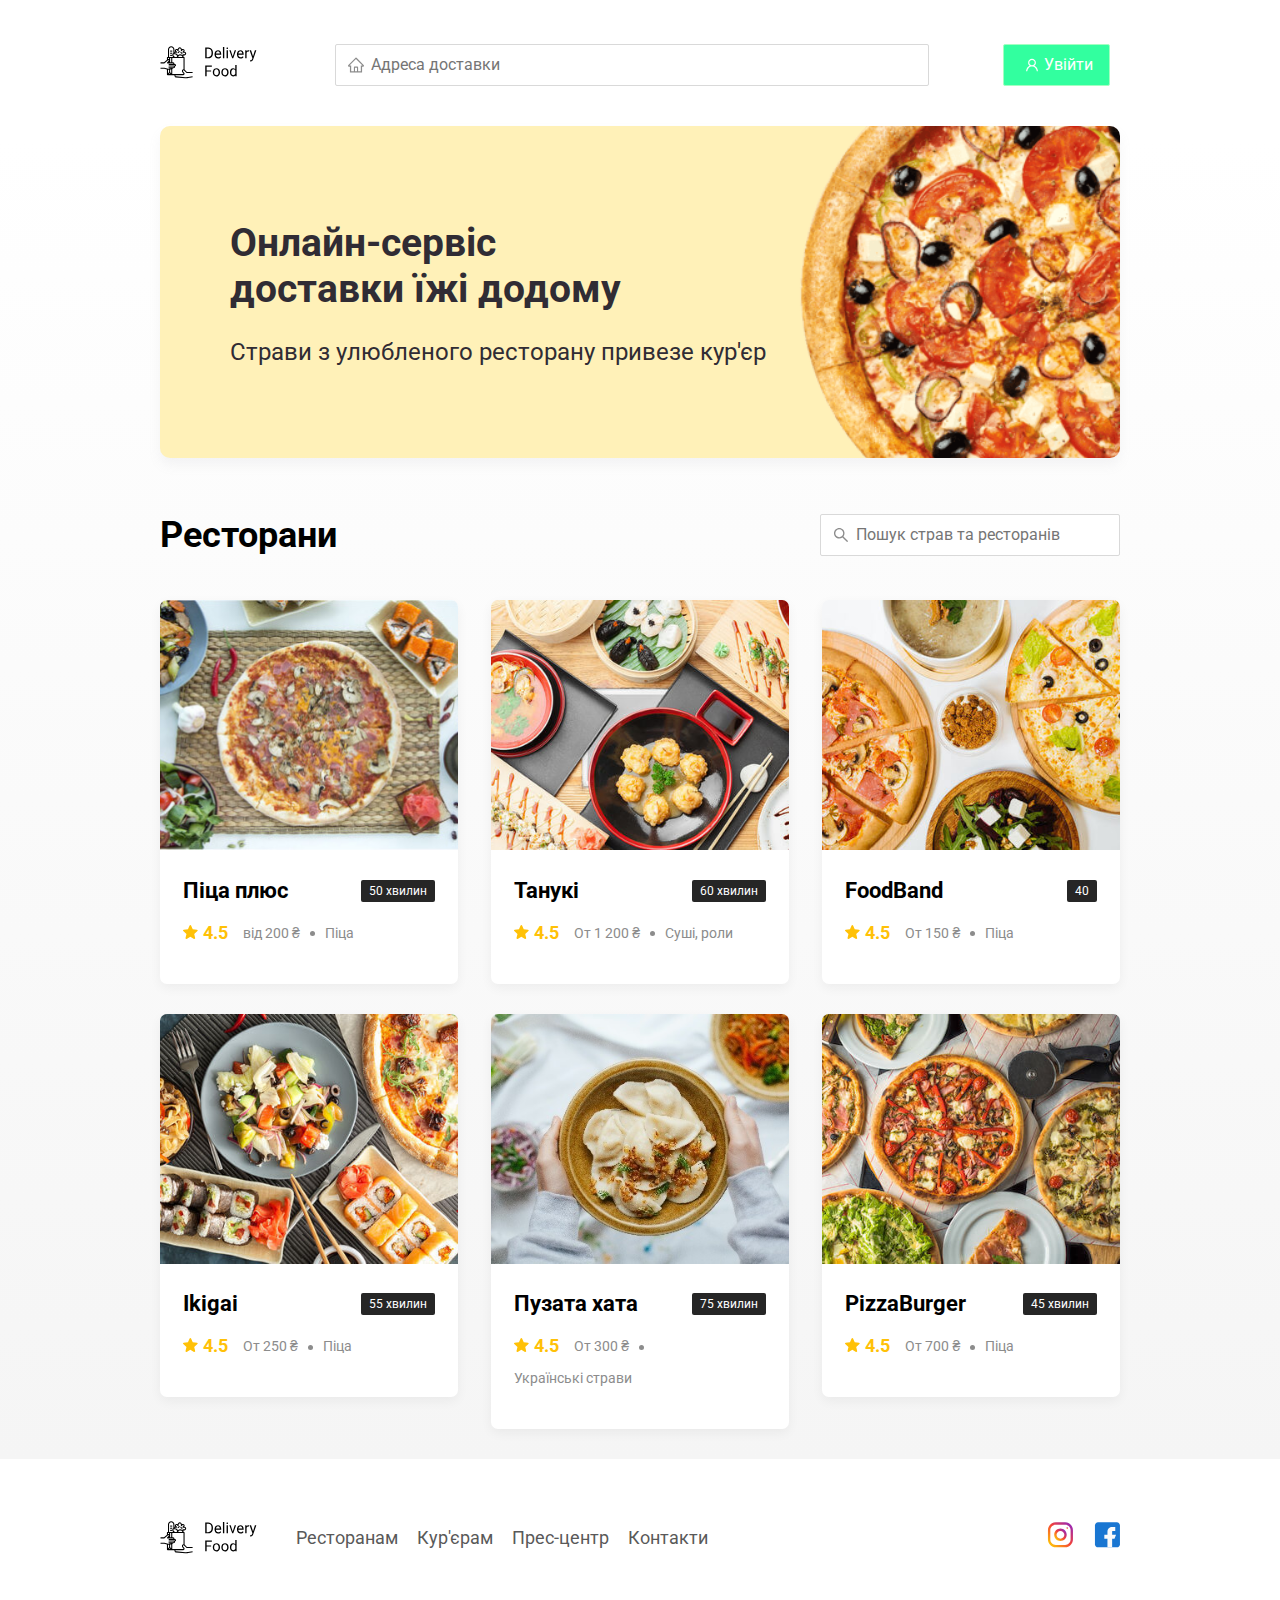
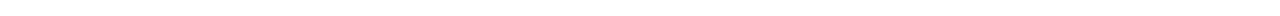
<file: DeliveryFood/index.html>
<!DOCTYPE html>
<html lang="ru">

<head>
	<meta charset="UTF-8" />
	<meta name="viewport" content="width=device-width, initial-scale=1.0" />
	<title>Delivery Food — доставка їжі додому</title>
	<link href="https://fonts.googleapis.com/css?family=Roboto:400,700&display=swap&subset=cyrillic" rel="stylesheet" />
	<link rel="stylesheet" href="css/normalize.css" />
	<link rel="stylesheet" href="css/style.css" />
</head>

<body>
	<div class="container">
		<header class="header">
			<a class="logo">
				<img src="img/icon/logo.svg" alt="Logo" />
			</a>
			<label class="address">
				<input type="text" class="input input-address" placeholder="Адреса доставки" />
			</label>
			<div class="buttons">
				<span id="user-name" class="user-name"></span>
				<button class="button button-primary button-auth">
					<span class="button-auth-svg"></span>
					<span class="button-text">Увійти</span>
				</button>
				<button class="button button-cart" id="cart-button">
					<span class="button-cart-svg"></span>
					<span class="button-text">Кошик</span>
				</button>
				<button class="button button-primary button-out">
					<span class="button-text">Вийти</span>
					<span class="button-out-svg"></span>
				</button>
			</div>
		</header>
	</div>
	

	<main class="main">
		<div class="container">
			<section class="container-promo">
				<section class="promo pizza">
					<h1 class="promo-title">Онлайн-сервіс <br />доставки їжі додому</h1>
					<p class="promo-text">
						Страви з улюбленого ресторану привезе кур'єр
					</p>
				</section>
			</section>
			<section class="restaurants">
				<div class="section-heading">
					<h2 class="section-title">Ресторани</h2>
					<label class="search">
						<input type="text" class="input input-search" placeholder="Пошук страв та ресторанів" />
					</label>
				</div>
				<div class="cards cards-restaurants">
					<a href="restaurant.html" class="card card-restaurant">
						<img src="img/pizza-plus/preview.jpg" alt="image" class="card-image" />
						<div class="card-text">
							<div class="card-heading">
								<h3 class="card-title">Піца плюс</h3>
								<span class="card-tag tag">50 хвилин</span>
							</div>
							<div class="card-info">
								<div class="rating">
									4.5
								</div>
								<div class="price">від 200 ₴</div>
								<div class="category">Піца</div>
							</div>
						</div>
					</a>

					<a href="restaurant.html" class="card card-restaurant">
						<img src="img/tanuki/preview.jpg" alt="image" class="card-image" />
						<div class="card-text">
							<div class="card-heading">
								<h3 class="card-title">Танукі</h3>
								<span class="card-tag tag">60 хвилин</span>
							</div>
							<div class="card-info">
								<div class="rating">
									4.5
								</div>
								<div class="price">От 1 200 ₴</div>
								<div class="category">Суші, роли</div>
							</div>
						</div>
					</a>

					<a href="restaurant.html" class="card card-restaurant">
						<img src="img/food-band/preview.jpg" alt="image" class="card-image" />
						<div class="card-text">
							<div class="card-heading">
								<h3 class="card-title">FoodBand</h3>
								<span class="card-tag tag">40 </span>
							</div>
							<div class="card-info">
								<div class="rating">
									4.5
								</div>
								<div class="price">От 150 ₴</div>
								<div class="category">Піца</div>
							</div>
						</div>
					</a>

					<a href="restaurant.html" class="card card-restaurant">
						<img src="img/palki-skalki/preview.jpg" alt="image" class="card-image" />
						<div class="card-text">
							<div class="card-heading">
								<h3 class="card-title">Ikigai</h3>
								<span class="card-tag tag">55 хвилин</span>
							</div>
							<div class="card-info">
								<div class="rating">
									4.5
								</div>
								<div class="price">От 250 ₴</div>
								<div class="category">Піца</div>
							</div>
						</div>
					</a>

					<a href="restaurant.html" class="card card-restaurant">
						<img src="img/gusi-lebedi/preview.jpg" alt="image" class="card-image" />
						<div class="card-text">
							<div class="card-heading">
								<h3 class="card-title">Пузата хата</h3>
								<span class="card-tag tag">75 хвилин</span>
							</div>
							<div class="card-info">
								<div class="rating">
									4.5
								</div>
								<div class="price">От 300 ₴</div>
								<div class="category">Українські страви</div>
							</div>
						</div>
					</a>

					<a href="restaurant.html" class="card card-restaurant">
						<img src="img/pizza-burger/preview.jpg" alt="image" class="card-image" />
						<div class="card-text">
							<div class="card-heading">
								<h3 class="card-title">PizzaBurger</h3>
								<span class="card-tag tag">45 хвилин</span>
							</div>
							<div class="card-info">
								<div class="rating">
									4.5
								</div>
								<div class="price">От 700 ₴</div>
								<div class="category">Піца</div>
							</div>
						</div>
					</a>
				</div>
			</section>
		</div>
	</main>

	<footer class="footer">
		<div class="container">
			<div class="footer-block">
				<img src="img/icon/logo.svg" alt="logo" class="logo footer-logo" />
				<nav class="footer-nav">
					<a href="#" class="footer-link">Ресторанам </a>
					<a href="#" class="footer-link">Кур'єрам</a>
					<a href="#" class="footer-link">Прес-центр</a>
					<a href="#" class="footer-link">Контакти</a>
				</nav>
				<div class="social-links">
					<a href="#" class="social-link"><img src="img/social/instagram.svg" alt="instagram" /></a>
					<a href="#" class="social-link"><img src="img/social/fb.svg" alt="facebook" /></a>
				</div>
			</div>
		</div>
	</footer>

	<div class="modal modal-cart">
		<div class="modal-dialog">
			<div class="modal-header">
				<h3 class="modal-title">Кошик</h3>
				<button class="close">&times;</button>
			</div>
				<div class="modal-body">
					<div class="food-row">
						<span class="food-name">Рол вугор стандарт</span>
						<strong class="food-price">250 ₴</strong>
						<div class="food-counter">
							<button class="counter-button">-</button>
							<span class="counter">1</span>
							<button class="counter-button">+</button>
						</div>
					</div>
					<div class="food-row">
						<span class="food-name">Рол вугор стандарт</span>
						<strong class="food-price">250 ₴</strong>
						<div class="food-counter">
							<button class="counter-button">-</button>
							<span class="counter">1</span>
							<button class="counter-button">+</button>
						</div>
					</div>
					<div class="food-row">
						<span class="food-name">Рол вугор стандарт</span>
						<strong class="food-price">250 ₴</strong>
						<div class="food-counter">
							<button class="counter-button">-</button>
							<span class="counter">1</span>
							<button class="counter-button">+</button>
						</div>
					</div>
					<div class="food-row">
						<span class="food-name">Рол вугор стандарт</span>
						<strong class="food-price">250 ₴</strong>
						<div class="food-counter">
							<button class="counter-button">-</button>
							<span class="counter">1</span>
							<button class="counter-button">+</button>
						</div>
					</div>
				</div>
			<div class="modal-footer">
				<span class="modal-pricetag">1250 ₴</span>
				<div class="footer-buttons">
					<button class="button button-primary">Оформити замовлення</button>
					<button class="button clear-cart">Скасувати</button>
				</div>
			</div>
		</div>
	</div>

	<div class="modal-auth">
		<div class="modal-dialog modal-dialog-auth">
			<button class="close-auth">&times;</button>
			<form id="logInForm">
				<fieldset class="modal-body">
					<legend class="modal-title">Авторизація</legend>
					<label class="label-auth">
						<span>Логін</span>
						<input id="login" type="text">
						<p class="error-text" id="login-error">Введіть логін</p>
					</label>
					<label class="label-auth">
						<span>Пароль</span>
						<input id="password" type="password">
						<p class="error-text" id="password-error">Введіть пароль</p>
					</label>
				</fieldset>
			
				<div class="modal-footer">
					<div class="footer-text">
					<p class="error-text" id="auth-error" style="display: none;">Нажаль неправильний логін або пароль</p>
				</div>
					<div class="footer-buttons">
						<button class="button button-primary button-login" type="submit" disabled>Увійти</button>
					</div>
				</div>
			</form>
		</div>
	</div>
	
	

	<script src="js/main.js"></script>
</body>

</html>
</file>
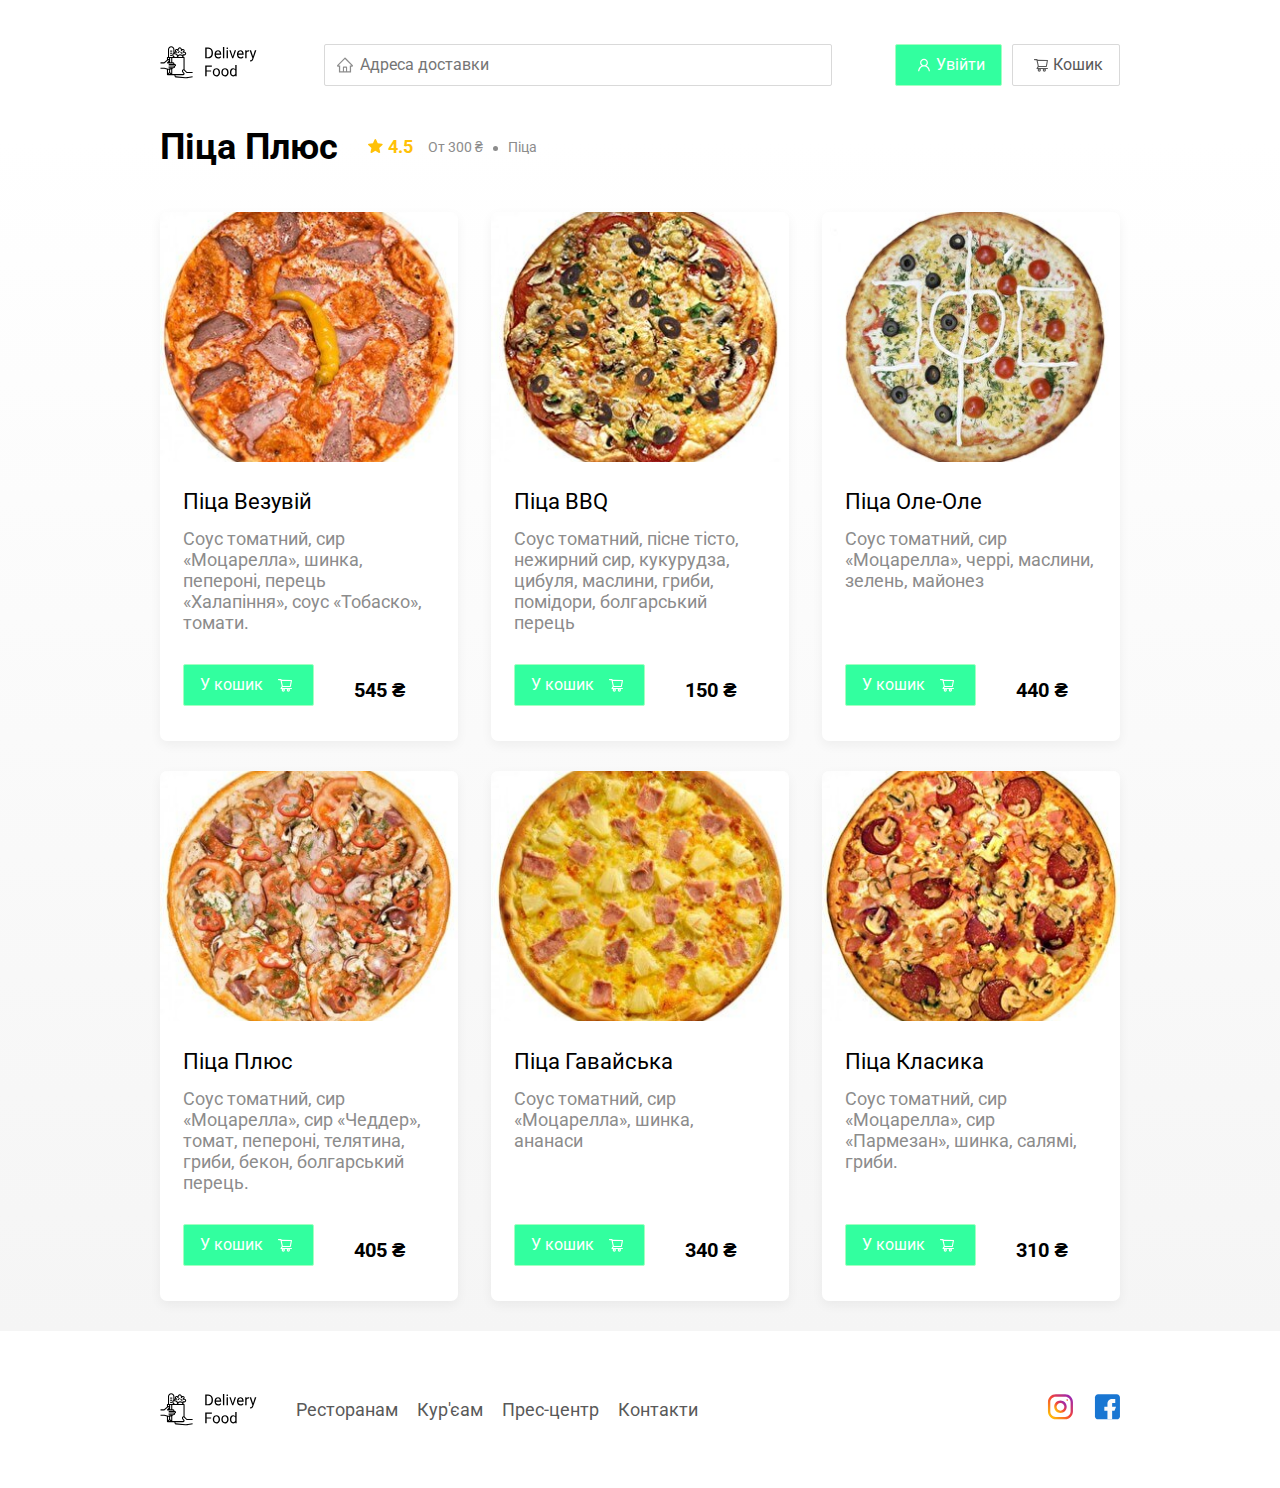
<file: DeliveryFood/restaurant.html>
<!DOCTYPE html>
<html lang="ru">

<head>
	<meta charset="UTF-8" />
	<meta name="viewport" content="width=device-width, initial-scale=1.0" />
	<title>PizzaBurger — доставка їжі додому</title>
	<link href="https://fonts.googleapis.com/css?family=Roboto:400,700&display=swap&subset=cyrillic" rel="stylesheet" />
	<link rel="stylesheet" href="css/normalize.css" />
	<link rel="stylesheet" href="css/style.css" />
</head>

<body>
	<div class="container">
		<header class="header">
			<a href="index.html" class="logo">
				<img src="img/icon/logo.svg" alt="Logo" />
			</a>
			<label class="address">
				<input type="text" class="input input-address" placeholder="Адреса доставки" />
			</label>
			<div class="buttons">
				<span id="user-name" class="user-name"></span>
				<button class="button button-primary button-auth">
					<span class="button-auth-svg"></span>
					<span class="button-text">Увійти</span>
				</button>
				<button class="button button-primary button-out" >
					<span class="button-text">Вийти</span>
				</button>
				<button class="button" id="cart-button">
					<span class="button-cart-svg"></span>
					<span class="button-text">Кошик</span>
				</button>
			</div>
		</header>
	</div>

	<main class="main">
		<div class="container">
			<section class="menu">
				<div class="section-heading">
					<h2 class="section-title restaurant-title">Піца Плюс</h2>
					<div class="card-info">
						<div class="rating">
							4.5
						</div>
						<div class="price">От 300 ₴</div>
						<div class="category">Піца</div>
					</div>
				</div>
				<div class="cards cards-menu">
					<div class="card">
						<img src="img/pizza-plus/pizza-vesuvius.jpg" alt="image" class="card-image" />
						<div class="card-text">
							<div class="card-heading">
								<h3 class="card-title card-title-reg">Піца Везувій</h3>
							</div>
							<div class="card-info">
								<div class="ingredients">Соус томатний, сир «Моцарелла», шинка, пепероні, перець
									«Халапіння», соус «Тобаско», томати.
								</div>
							</div>
							<div class="card-buttons">
								<button class="button button-primary button-add-cart">
									<span class="button-card-text">У кошик</span>
									<span class="button-cart-svg"></span>
								</button>
								<strong class="card-price-bold">545 ₴</strong>
							</div>
						</div>
					</div>

					<div class="card">
						<img src="img/pizza-plus/pizza-girls.jpg" alt="image" class="card-image" />
						<div class="card-text">
							<div class="card-heading">
								<h3 class="card-title card-title-reg">Піца BBQ</h3>
							</div>
							<div class="card-info">
								<div class="ingredients">Соус томатний, пісне тісто, нежирний сир, кукурудза, цибуля,
									маслини,
									гриби, помідори, болгарський перець
								</div>
							</div>
							<div class="card-buttons">
								<button class="button button-primary button-add-cart">
									<span class="button-card-text">У кошик</span>
									<span class="button-cart-svg"></span>
								</button>
								<strong class="card-price-bold">150 ₴</strong>
							</div>
						</div>
					</div>

					<div class="card">
						<img src="img/pizza-plus/pizza-oleole.jpg" alt="image" class="card-image" />
						<div class="card-text">
							<div class="card-heading">
								<h3 class="card-title card-title-reg">Піца Оле-Оле</h3>
							</div>
							<div class="card-info">
								<div class="ingredients">Соус томатний, сир «Моцарелла», черрі, маслини, зелень, майонез
								</div>
							</div>
							<div class="card-buttons">
								<button class="button button-primary button-add-cart">
									<span class="button-card-text">У кошик</span>
									<span class="button-cart-svg"></span>
								</button>
								<strong class="card-price-bold">440 ₴</strong>
							</div>
						</div>
					</div>

					<div class="card">
						<img src="img/pizza-plus/pizza-plus.jpg" alt="image" class="card-image" />
						<div class="card-text">
							<div class="card-heading">
								<h3 class="card-title card-title-reg">Піца Плюс</h3>
							</div>
							<div class="card-info">
								<div class="ingredients">Соус томатний, сир «Моцарелла», сир «Чеддер», томат,
									пепероні,
									телятина, гриби, бекон, болгарський перець.
								</div>
							</div>
							<div class="card-buttons">
								<button class="button button-primary button-add-cart">
									<span class="button-card-text">У кошик</span>
									<span class="button-cart-svg"></span>
								</button>
								<strong class="card-price-bold">405 ₴</strong>
							</div>
						</div>
					</div>

					<div class="card">
						<img src="img/pizza-plus/pizza-hawaiian.jpg" alt="image" class="card-image" />
						<div class="card-text">
							<div class="card-heading">
								<h3 class="card-title card-title-reg">Піца Гавайська</h3>
							</div>
							<div class="card-info">
								<div class="ingredients">Соус томатний, сир «Моцарелла», шинка, ананаси</div>
							</div>
							<div class="card-buttons">
								<button class="button button-primary button-add-cart">
									<span class="button-card-text">У кошик</span>
									<span class="button-cart-svg"></span>
								</button>
								<strong class="card-price-bold">340 ₴</strong>
							</div>
						</div>
					</div>

					<div class="card">
						<img src="img/pizza-plus/pizza-classic.jpg" alt="image" class="card-image" />
						<div class="card-text">
							<div class="card-heading">
								<h3 class="card-title card-title-reg">Піца Класика</h3>
							</div>
							<div class="card-info">
								<div class="ingredients">Соус томатний, сир «Моцарелла», сир «Пармезан», шинка,
									салямі,
									гриби.
								</div>
							</div>
							<div class="card-buttons">
								<button class="button button-primary button-add-cart">
									<span class="button-card-text">У кошик</span>
									<span class="button-cart-svg"></span>
								</button>
								<strong class="card-price-bold">310 ₴</strong>
							</div>
						</div>
					</div>
				</div>
			</section>
		</div>
	</main>

	<footer class="footer">
		<div class="container">
			<div class="footer-block">
				<img src="img/icon/logo.svg" alt="logo" class="logo footer-logo" />
				<nav class="footer-nav">
					<a href="#" class="footer-link">Ресторанам </a>
					<a href="#" class="footer-link">Кур'єам</a>
					<a href="#" class="footer-link">Прес-центр</a>
					<a href="#" class="footer-link">Контакти</a>
				</nav>
				<div class="social-links">
					<a href="#" class="social-link"><img src="img/social/instagram.svg" alt="instagram" /></a>
					<a href="#" class="social-link"><img src="img/social/fb.svg" alt="facebook" /></a>
				</div>
			</div>
		</div>
	</footer>

	<div class="modal modal-cart">
		<div class="modal-dialog">
			<div class="modal-header">
				<h3 class="modal-title">Кошик</h3>
				<button class="close">&times;</button>
			</div>
			<div class="modal-body">
				<div class="food-row">
					<span class="food-name">Рол вугор стандарт</span>
					<strong class="food-price">250 ₴</strong>
					<div class="food-counter">
						<button class="counter-button">-</button>
						<span class="counter">1</span>
						<button class="counter-button">+</button>
					</div>
				</div>
				<div class="food-row">
					<span class="food-name">Рол вугор стандарт</span>
					<strong class="food-price">250 ₴</strong>
					<div class="food-counter">
						<button class="counter-button">-</button>
						<span class="counter">1</span>
						<button class="counter-button">+</button>
					</div>
				</div>
				<div class="food-row">
					<span class="food-name">Рол вугор стандарт</span>
					<strong class="food-price">250 ₴</strong>
					<div class="food-counter">
						<button class="counter-button">-</button>
						<span class="counter">1</span>
						<button class="counter-button">+</button>
					</div>
				</div>
				<div class="food-row">
					<span class="food-name">Рол вугор стандарт</span>
					<strong class="food-price">250 ₴</strong>
					<div class="food-counter">
						<button class="counter-button">-</button>
						<span class="counter">1</span>
						<button class="counter-button">+</button>
					</div>
				</div>
			</div>
			<div class="modal-footer">
				<span class="modal-pricetag">1250 ₴</span>
				<div class="footer-buttons">
					<button class="button button-primary">Оформити замовлення</button>
					<button class="button clear-cart">Скасувати</button>
				</div>
			</div>
		</div>
	</div>

	<div class="modal-auth">
		<div class="modal-dialog modal-dialog-auth">
			<button class="close-auth">&times;</button>
			<form id="logInForm">
				<fieldset class="modal-body">
					<legend class="modal-title">Авторизація</legend>
					<label class="label-auth">
						<span>Логін</span>
						<input id="login" type="text">
						<p class="error-text" id="login-error">Введіть логін</p>
					</label>
					<label class="label-auth">
						<span>Пароль</span>
						<input id="password" type="password">
						<p class="error-text" id="password-error">Введіть пароль</p>
					</label>
				</fieldset>
				<div class="modal-footer">
					<div class="footer-text">
						<p class="error-text" id="auth-error" style="display: none;">Неправильний логін або пароль!</p>
					</div>
					<div class="footer-buttons">
						<button class="button button-primary button-login" type="submit" disabled>Війти</button>
					</div>
				</div>
			</form>
		</div>
	</div>
	
	<script src="js/main.js"></script>
</body>

</html>
</file>
<file: DeliveryFood/css/style.css>
* {
    box-sizing: border-box;
}

body {
    font-family: "Roboto", sans-serif;
    padding-top: 44px;
}

a,
button {
    cursor: pointer;
    color: inherit;
}

.hide {
    display: none;
}

.container {
    max-width: 1200px;
    margin: auto;
}

.header {
    display: flex;
    align-items: center;
    justify-content: space-between;
    margin-bottom: 40px;
}

.input {
    background-color: #ffffff;
    border: 1px solid #d9d9d9;
    border-radius: 2px;
    font-size: 16px;
    line-height: 24px;
    padding: 8px 8px 8px 35px;
    background-repeat: no-repeat;
    background-position: left 11px center;
}

.address {
    flex: 0.8;
}

.input-address {
    width: 100%;
    background-image: url(../img/icon/home.svg);
}

.search {
    margin-left: auto;
}

.input-search {
    width: 300px;
    background-image: url(../img/icon/search.svg);

}

.buttons {
    display: flex;
    align-items: center;
}

.button {
    display: flex;
    align-items: center;
    padding: 8px 16px;
    background: #ffffff;
    border: 1px solid #d9d9d9;
    box-sizing: border-box;
    box-shadow: 0 0 2px rgba(0, 0, 0, 0.0015);
    border-radius: 2px;
    color: #595959;
    font-size: 16px;
    line-height: 24px;
}

.button-login:hover:not([disabled]) {
    background: #32ff9f;
    border: 1px solid #a3ffc1;
    color: #fff;
}
.button-login:disabled {
    display: flex;
    align-items: center;
    padding: 8px 16px;
    background: #ffffff;
    border: 1px solid #d9d9d9;
    box-sizing: border-box;
    box-shadow: 0 0 2px rgba(0, 0, 0, 0.0015);
    border-radius: 2px;
    color: #595959;
    font-size: 16px;
    line-height: 24px;
}
.button-login:hover:disabled {
    background: #3effb5;
    border: 1px solid #d9d9d9;
    color: #595959;
}
.button-primary {
    background: #32ff9f;
    border: 1px solid #a3ffc1;
    color: #fff;
    margin-right: 10px;
}

.button-primary:hover {
    background: #2cfff4;
    border: 1px solid #d9d9d9;
    color: #595959;
}

.button-icon {
    margin-right: 6px;
}

.button-card-text {
    margin-right: 10px;
}

.button-auth {
    background-position: 20px 13px;
}

.button-primary .button-auth-svg {
    width: 24px;
    height: 24px;
    background-color: #fff;
    -webkit-mask: url("../img/icon/user.svg") no-repeat 50% 50%;
    mask: url("../img/icon/user.svg") no-repeat 50% 50%;
    background-repeat: no-repeat;
}

.button-primary:hover .button-auth-svg {
    background-color: #595959;
}

.button .button-cart-svg {
    width: 24px;
    height: 24px;
    background-color: #595959;
    -webkit-mask: url("../img/icon/shopping-cart.svg") no-repeat 50% 50%;
    mask: url("../img/icon/shopping-cart.svg") no-repeat 50% 50%;
    background-repeat: no-repeat;
}

.button-primary .button-cart-svg {
    background-color: #fff;
}

.button:hover .button-cart-svg {
    background-color: #fff;
}

.button-primary:hover .button-cart-svg {
    background-color: #595959;
}

.button-cart {
    display: none;
    margin: 0 5px;
}

.button-out {
    display: none;
    margin: 0 5px;
}

.user-name {
    display: none;
    margin-right: 20px;
    font-weight: bold;
    font-size: 18px;
}

.promo-slider {

    width: 600px;
    height: 300px;

}

.promo {
    box-shadow: 0 7px 12px rgba(158, 158, 163, 0.1);
    border-radius: 10px;
    padding: 68px 70px;
    margin-bottom: 56px;
}

.pizza {
    background: #fff1b8 url(../img/promo/pizza.png) no-repeat top -100px right -250px / 830px
}

.kebab {
    background: #D6E4FF url(../img/promo/kebab.png) no-repeat top 45px right 40px / 450px;
}

.vegetables {
    background: #FFF566 url(../img/promo/vegetables.png) no-repeat top 0 right 0 / 825px
}

.sushi {
    background: #FFF1F0 url(../img/promo/sushi.png) no-repeat top 10px right 15px / 500px
}

.promo-title {
    font-style: normal;
    font-weight: bold;
    font-size: 39px;
    line-height: 46px;
    color: #302c34;
}

.promo-text {
    font-style: normal;
    font-weight: normal;
    font-size: 24px;
    line-height: 28px;
    color: #302c34;
    max-width: 538px;
}

.main {
    background: linear-gradient(180deg, rgba(245, 245, 245, 0) 1.04%, #f5f5f5 100%);
}

.section-heading {
    display: flex;
    align-items: center;
    margin-bottom: 44px;
}

.section-title {
    font-style: normal;
    font-weight: bold;
    font-size: 36px;
    line-height: 42px;
    margin: 0 30px 0 0;
    color: #000000;
}

.cards {
    display: flex;
    align-items: flex-start;
    justify-content: space-between;
    flex-wrap: wrap;
}

.card {
    background: #ffffff;
    box-shadow: 0 4px 12px rgba(0, 0, 0, 0.05);
    border-radius: 7px;
    overflow: hidden;
    margin-bottom: 30px;
    flex-basis: 31%;
    text-decoration: none;

}

.card-restaurant {
    cursor: pointer
}

.card-image {
    width: 100%;
    height: 250px;
    object-fit: cover;
}


.card-text {
    padding: 20px 23px 35px;
    min-height: 275px;
    display: flex;
    flex-direction: column;
}



.restaurants .card-text {
    min-height: auto;
}

.card-heading {
    display: flex;
    align-items: center;
    justify-content: space-between;
    margin-bottom: 10px;
}

.card-title {
    margin: 0;
    font-style: normal;
    font-weight: bold;
    font-size: 22px;
    line-height: 32px;
}

.card-title-reg {
    font-weight: 400;
}

.card-tag {
    font-style: normal;
    font-weight: normal;
    font-size: 12px;
    line-height: 20px;
    color: #ffffff;
    background: #262626;
    border-radius: 2px;
    padding: 1px 8px;
}

.card-info {
    display: flex;
    align-items: center;
    flex-wrap: wrap;
}

.card-buttons {
    display: flex;
    margin-top: 24px;
    flex-grow: 1;
    align-items: flex-end;
}

.card-price-bold {
    font-weight: bold;
    font-size: 20px;
    line-height: 32px;
    margin-left: 30px;
}

.rating {
    background-image: url("../img/icon/rating.svg");
    background-repeat: no-repeat;
    background-position: 0 7px;
    padding-left: 20px;
    margin-right: 26px;
    color: #ffc107;
    font-weight: bold;
    font-size: 18px;
    line-height: 32px;
}

.price,
.category {
    color: #8c8c8c;
    font-size: 18px;
    line-height: 32px;
}

.price {
    margin-right: 10px;
}

.ingredients {
    color: #8c8c8c;
    font-size: 18px;
    line-height: 21px;
}

.category {
    text-overflow: ellipsis;
    overflow: hidden;
    white-space: nowrap;
    max-width: 150px;
}

.price:after {
    content: "";
    width: 5px;
    height: 5px;
    background-color: #8c8c8c;
    display: inline-block;
    vertical-align: middle;
    border-radius: 50%;
    margin-left: 10px;
}

.footer {
    padding: 60px 0;
}

.footer-block {
    display: flex;
    align-items: center;
    justify-content: space-between;
}

.footer-nav {
    margin-left: 35px;
    margin-right: auto;
}

.footer-link {
    display: inline-block;
    color: #595959;
    font-style: normal;
    font-weight: normal;
    font-size: 18px;
    line-height: 21px;
    text-decoration: none;
}

.footer-link:not(:last-child) {
    margin-right: 15px;
}

.social-links {
    display: flex;
    align-items: center;
}

.social-link:not(:last-child) {
    margin-right: 21px;
}

.modal {
    position: fixed;
    left: 0;
    top: 0;
    width: 100%;
    height: 100%;
    background: rgba(0, 0, 0, 0.4);
    display: none;
    z-index: 999;
}

.modal-auth {
    position: fixed;
    left: 0;
    top: 0;
    width: 100%;
    height: 100%;
    background: rgba(0, 0, 0, 0.4);
    display: none;
    z-index: 999;
}
.button-out {
    display: none;
}
.error-text {
    color: red;
    font-size: 16px;
    margin-top: 5px;
}
.footer-text{
    display: flex;
    justify-content: flex-start;
}
input.invalid {
    border-color: red;
}

.is-open {
    display: flex;
}

.modal-dialog {
    max-width: 780px;
    width: 95%;
    background: #ffffff;
    border-radius: 5px;
    margin: auto;
    padding: 40px 45px;
}

.modal-dialog-auth {
    width: auto;
    position: relative;
}

.label-auth {
    display: block;
    margin: 30px;
}

.label-auth span {
    width: 80px;
    display: inline-block;
}

.modal-header {
    display: flex;
    align-items: center;
    justify-content: space-between;
    margin-bottom: 45px;
}

.modal-title {
    margin: 0;
    font-weight: bold;
    font-size: 36px;
    line-height: 42px;
}

.close {
    font-size: 36px;
    border: none;
    background-color: transparent;
}

.close-auth {
    font-size: 36px;
    border: none;
    background-color: transparent;
    position: absolute;
    top: 10px;
    right: 20px;
}

.modal-body {
    margin-bottom: 22px;
}

.food-row {
    display: flex;
    align-items: flex-start;
    justify-content: space-between;
    padding-bottom: 8px;
    border-bottom: 1px solid #d9d9d9;
    margin-bottom: 15px;
}

.food-name {
    font-weight: normal;
    font-size: 18px;
    line-height: 32px;
}

.food-price {
    margin-left: auto;
    margin-right: 47px;
    font-weight: bold;
    font-size: 20px;
    line-height: 32px;
}

.food-counter {
    display: flex;
    align-items: center;
}

.counter-button {
    display: flex;
    align-items: center;
    justify-content: center;
    width: 39px;
    height: 32px;
    background: #ffffff;
    border: 1px solid #40a9ff;
    box-sizing: border-box;
    border-radius: 2px;
    font-weight: normal;
    font-size: 14px;
    line-height: 22px;
    color: #40a9ff;
}

.counter-button:hover {
    background: #40a9ff;
    border: 1px solid #ffffff;
    color: #ffffff;
}

.counter {
    font-size: 16px;
    line-height: 24px;
    margin-left: 10px;
    margin-right: 10px;
}

.modal-footer {
    display: flex;
    align-items: center;
    justify-content: space-between;
}



.footer-buttons {
    display: flex;
    align-items: center;
}

.modal-pricetag {
    background: #262626;
    border-radius: 5px;
    color: #ffffff;
    padding: 15px 20px;
    font-size: 20px;
    line-height: 23px;
}

@media (max-width: 1366px) {
    .container {
        max-width: 960px;
    }

    .pizza {
        background-position: center right -300px;
        background-size: 750px;
    }


    .kebab {
        background-position: top -5px right -93px;
        background-size: 530px;
    }

    .vegetables {
        background-position: top 0 right -93px;
        background-size: 820px;
    }

    .sushi {
        background-position: center right -90px;
    }

    .rating {
        margin-right: 15px;
    }

    .category,
    .price {
        font-size: 14px;
    }
}

@media (max-width: 992px) {
    .container {
        max-width: 750px;
    }



    .pizza {
        padding: 50px;
        background-size: 500px;
        background-position: center right -200px;
    }


    .kebab {
        background-position: top 55px right -100px;
        background-size: 385px;
    }

    .vegetables {
        background-position: top 0 right -280px;
        background-size: 810px;
    }

    .sushi {
        background-position: top 30px right -175px;
    }



    .promo-text {
        font-size: 18px;
        max-width: 400px;
    }

    .card {
        flex-basis: 49%;
    }

    .footer-link {
        font-size: 16px;
    }
}

@media (max-width: 768px) {
    .container {
        max-width: 560px;
    }

    .card-info {
        flex-wrap: wrap;
    }

    .card .rating {
        flex-basis: 100%;
    }

    .card-title {
        font-size: 18px;
    }

    .card-text {
        min-height: 290px;
    }

    .card-price-bold {
        margin-left: 20px;
    }


    .pizza {
        background-size: 400px;
        background-position: bottom 50px right -200px;
    }


    .kebab {
        background-position: top -5px right -74px;
        background-size: 300px;
    }

    .vegetables {
        background-position: top 0 right -240px;
        background-size: 702px;
    }

    .sushi {
        background-position: top -24px right -75px;
        background-size: 302px;
    }

    .promo-title {
        font-size: 24px;
        line-height: 1.4;
    }

    .promo-text {
        margin-top: 0;
    }
}

@media (max-width: 578px) {
    .container {
        width: 90%;
    }

    .address {
        min-width: 100%;
        order: 1;
    }

    .header {
        flex-wrap: wrap;
    }

    .input-address {
        margin-top: 15px;
        order: 5;
        flex: 1;
    }

    .promo {
        background-image: none;
    }

    .promo-title {
        margin-bottom: 10px;
    }

    .section-title {
        font-size: 20px;
    }

    .card {
        flex-basis: 100%;
    }

    .card-text {
        min-height: auto;
    }

    .card-image {
        width: 100%;
    }

    .footer {
        padding: 30px 0;
    }

    .footer-block {
        align-items: flex-start;
    }

    .footer-nav {
        margin-left: 0;
        margin-right: 0;
        order: 0;
        display: flex;
        flex-direction: column;
    }

    .footer-logo {
        margin-right: 15px;
        order: 1;
    }

    .social-links {
        order: 2;
    }
}

@media (max-width: 480px) {
    .button-text {
        display: none;
    }

    .button-icon {
        margin: 0;
    }

    .user-name {
        margin: 10px;

    }

    .buttons {
        flex-wrap: wrap;
        margin-left: auto;
    }

    .button {
        min-height: 40px;
        padding: 5px 12px;

    }

    .button-out-svg {
        width: 24px;
        height: 24px;
        background-color: #fff;
        -webkit-mask: url(../img/icon/logout.svg) no-repeat 50% 50%;
        mask: url(../img/icon/logout.svg) no-repeat 50% 50%;
        background-repeat: no-repeat;
        -webkit-mask-size: 20px;
        mask-size: 20px;
    }

    .promo {
        padding: 20px;
    }

    .section-heading {
        flex-wrap: wrap;
    }

    .footer-block {
        flex-wrap: wrap;
        flex-direction: column;
        align-items: center;
    }

    .footer-logo {
        order: 0;
        margin-bottom: 20px;
    }

    .footer-nav {
        margin-bottom: 20px;
        text-align: center;
    }

    .footer-link:not(:last-child) {
        margin-right: 0;
    }
}
</file>
